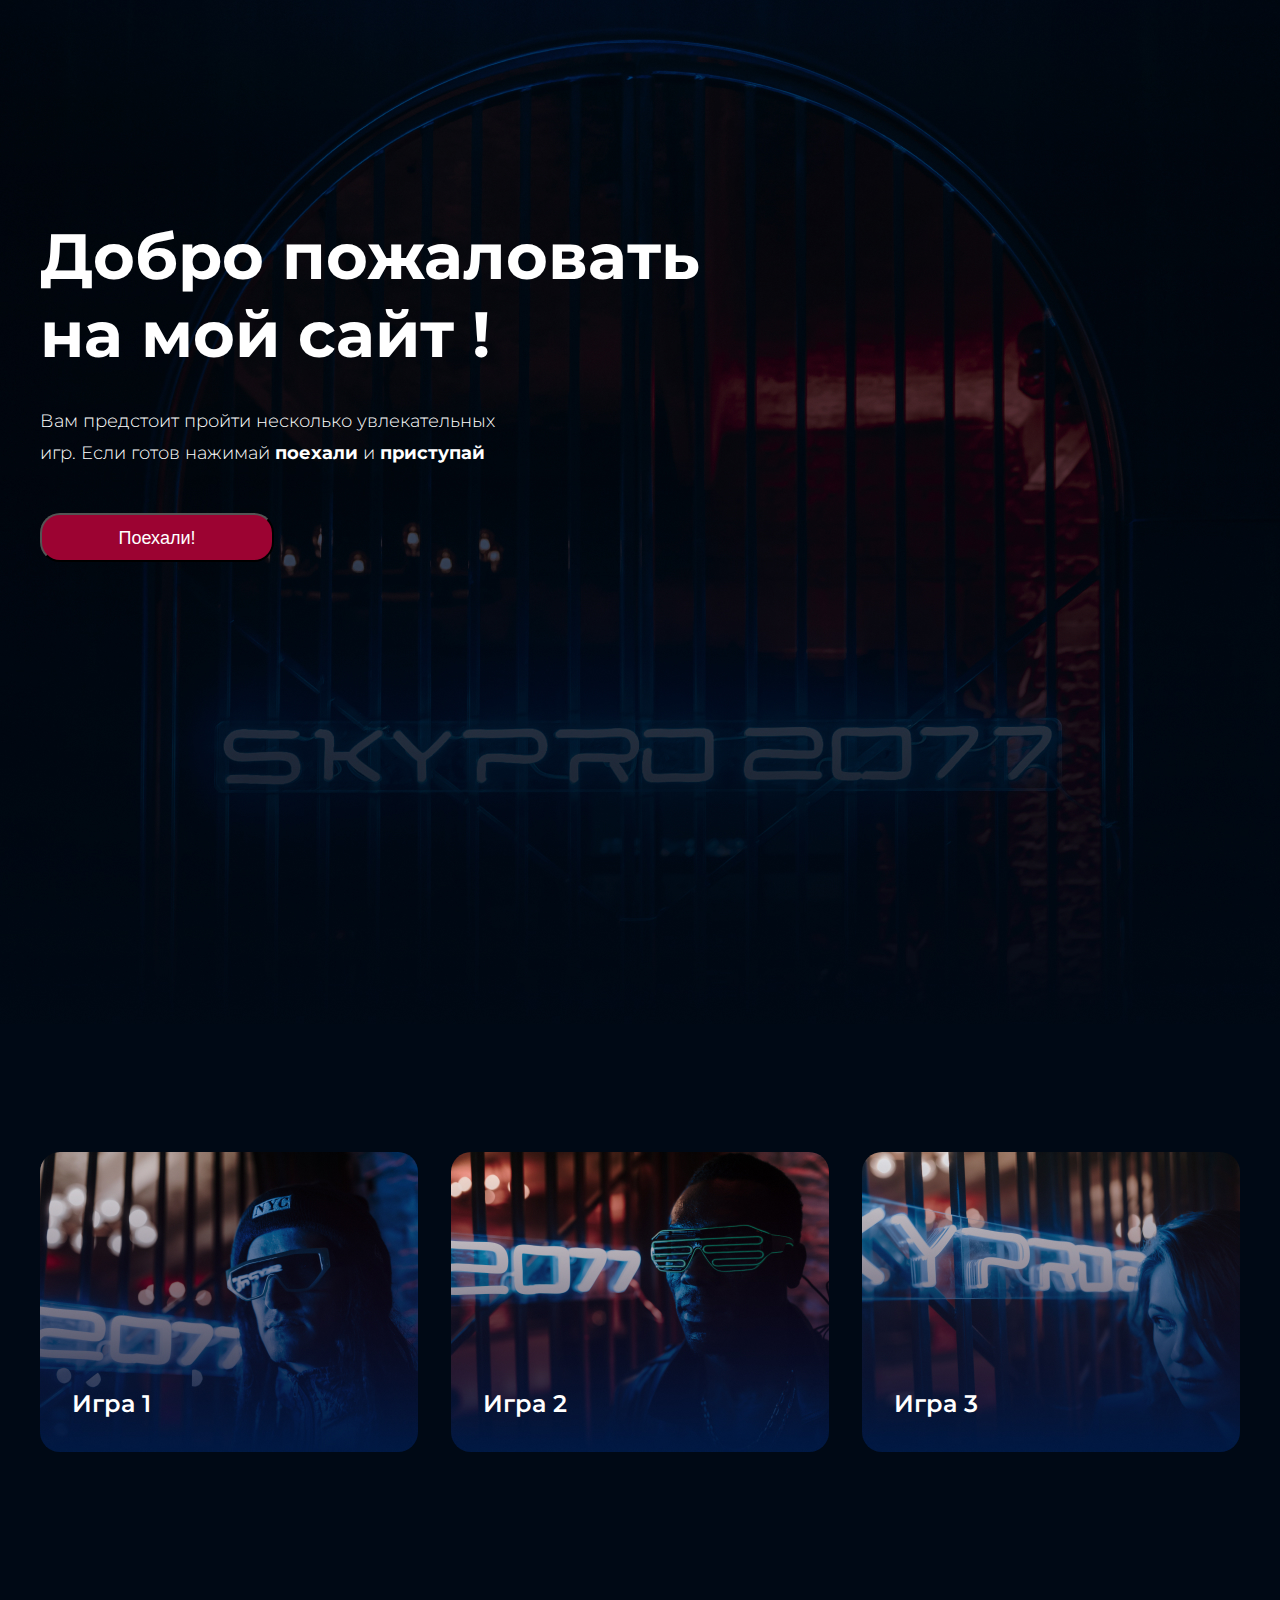
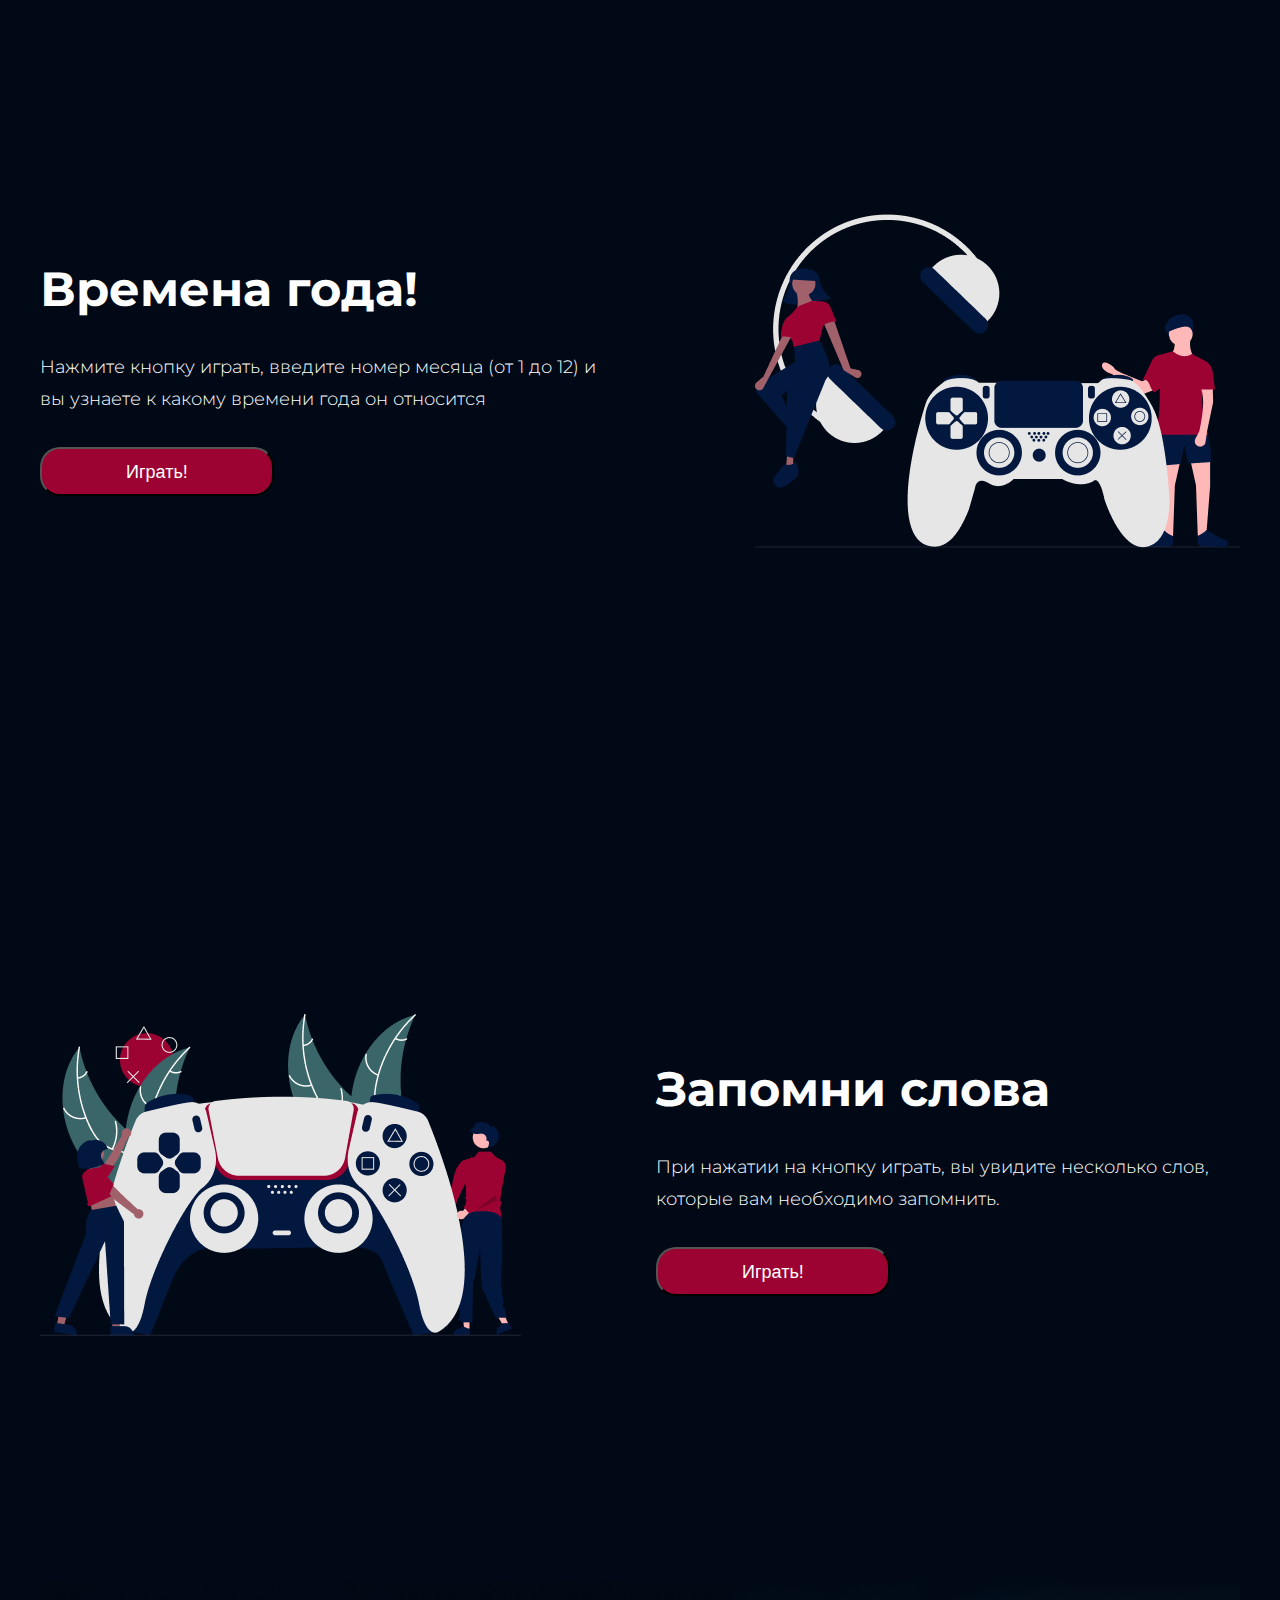
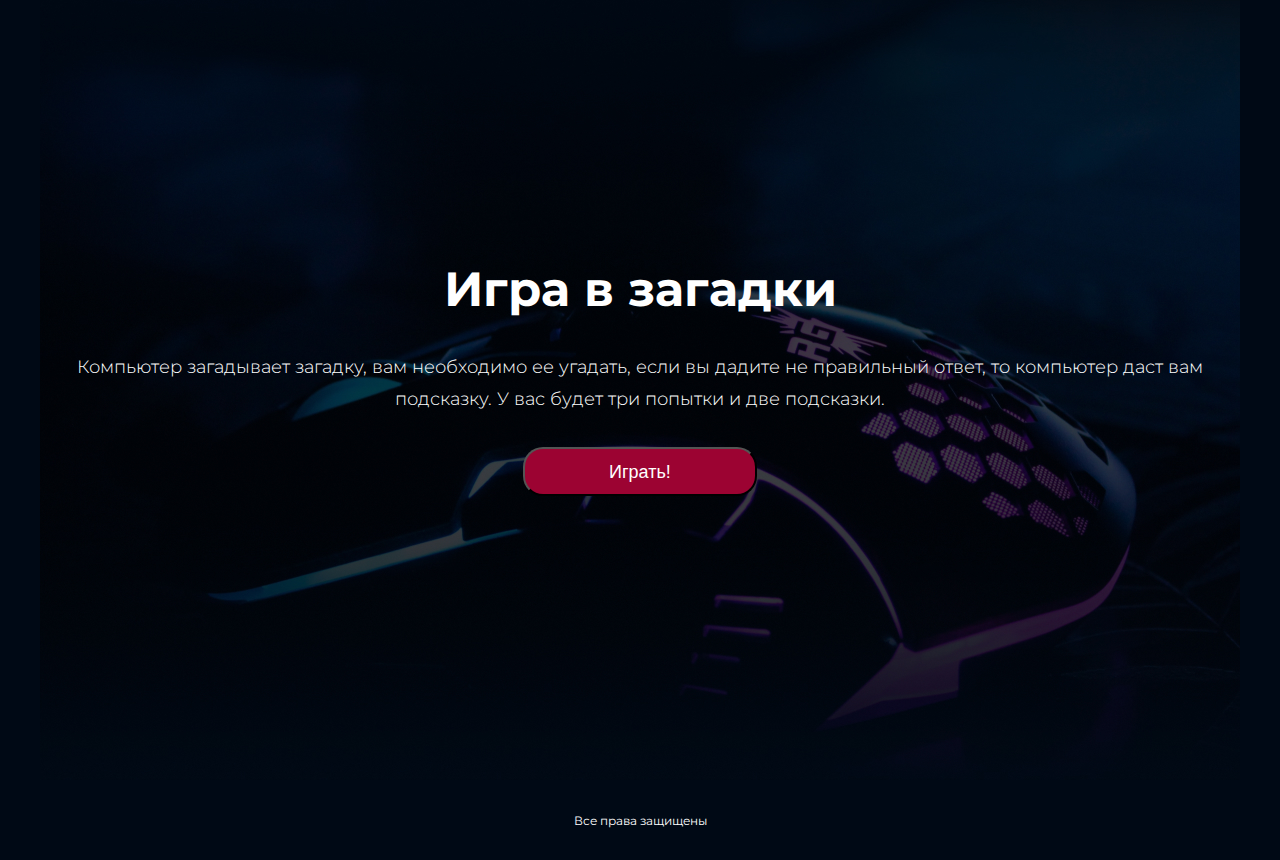
<file: index.html>
<!DOCTYPE html>
<html lang="en">
<head>
    <meta charset="UTF-8">
    <meta http-equiv="X-UA-Compatible" content="IE=edge">
    <meta name="viewport" content="width=device-width, initial-scale=1.0">
    <title>Homework 5</title>
    <link rel="preconnect" href="https://fonts.googleapis.com">
	<link rel="preconnect" href="https://fonts.gstatic.com" crossorigin>
	<link href="https://fonts.googleapis.com/css2?family=Montserrat:wght@400;500;600&display=swap" rel="stylesheet">
    <link rel="stylesheet" href="styles/style.css">
    <script src="scripts/script.js"></script>
</head>
<body>
    <header class="header header__content center">
        <h1 class="header__title">Добро пожаловать<br>на мой сайт !</h1>
        <div class="header__text">Вам предстоит пройти несколько увлекательных игр. Если готов нажимай <span class="header__span">поехали</span> и <span class="header__span">приступай</span></div>
        <button class="header__button button"> Поехали!</button>
    </header>  
    <main class="main center">
        <div class="main__nav">
            <div class="nav__item nav__item1">Игра 1</div>
            <div class="nav__item nav__item2">Игра 2</div>
            <div class="nav__item nav__item3">Игра 3</div>
        </div>
        <div class="main__game1">
            <div class="game1__content">
                <div class="game1__title">Времена года!</div>
                <div class="game1__text">Нажмите кнопку играть, введите номер месяца (от 1 до 12) и вы узнаете к какому времени года он относится</div>
                <button class="game1__button button" onclick="startGame1();">Играть!</button>
            </div>
            <div class="game1__imgbox">
                <img class="game1__imagebig" src="img/firstGameBig.png" alt="Первая игра">
                <img class="game1__imagesmall" src="img/firstGameSmall.png" alt="Первая игра">
            </div>
        </div>
        <div class="main__game2">
            <div class="game2__content">
                <div class="game2__title">Запомни слова </div>
                <div class="game2__text">При нажатии на кнопку играть, вы увидите несколько слов, которые вам необходимо запомнить.</div>
                <button class="game2__button button">Играть!</button>
            </div>
            <div class="game2__imgbox">
                <img class="game2__imagebig" src="img/secondGameBig.png" alt="Вторая игра">
                <img class="game2__imagesmall" src="img/secondGameSmall.png" alt="Вторая игра">
            </div>
        </div>
        <div class="main__game3">
            <div class="game3__content">
                <div class="game3__title">Игра в загадки</div>
                <div class="game3__text">Компьютер загадывает загадку, вам необходимо ее угадать, если вы дадите не правильный ответ, то компьютер даст вам подсказку. У вас будет три попытки и две подсказки.</div>
                <button class="game3__button button">Играть!</button>
            </div>
        </div>
    </main>  
    <footer class="footer center">
        Все права защищены
    </footer>    
</body>
</html>
</file>
<file: styles/style.css>
* {
  margin: 0;
  padding: 0;
}

body {
  font-family: "Montserrat", sans-serif;
  font-style: normal;
  background-color: #000915;
}

.center {
  padding-left: calc(50% - 600px);
  padding-right: calc(50% - 600px);
}

.header {
  height: 1024px;
  background-image: url(../img/bcg-header.jpg);
  background-repeat: no-repeat;
  background-position: center;
  background-size: cover;
}
.header__title {
  font-weight: 700;
  font-size: 64px;
  line-height: 78px;
  color: #FFFFFF;
  padding-top: 217px;
}
.header__text {
  font-weight: 300;
  font-size: 18px;
  line-height: 32px;
  color: #FFFFFF;
  max-width: 481px;
  padding-top: 32px;
}
.header__span {
  font-weight: 700;
}
.header__button {
  margin-top: 44px;
}

.button {
  width: 234px;
  height: 49px;
  border-radius: 20px;
  background-color: #9C0332;
  font-weight: 400;
  font-size: 18px;
  line-height: 22px;
  color: #FFFFFF;
  align-items: center;
}
.button:hover {
  background-color: #EB443F;
}

.main {
  box-sizing: border-box;
}
.main__nav {
  display: flex;
  -moz-column-gap: 32px;
       column-gap: 32px;
  row-gap: 33px;
  justify-content: space-between;
  flex-wrap: wrap;
  padding-top: 128px;
  padding-bottom: 128px;
}
.main__game1, .main__game2, .main__game3 {
  display: flex;
  height: 800px;
  justify-content: space-between;
}
.main__game3 {
  background-image: url(..//img/bcg-game3.jpg);
  display: flex;
  justify-content: center;
}

.nav__item {
  box-sizing: border-box;
  height: 300px;
  width: 378px;
  border-radius: 20px;
  font-weight: 600;
  font-size: 24px;
  line-height: 32px;
  color: #FFFFFF;
  padding-left: 32px;
  padding-top: 236px;
  background-color: #FFFFFF;
}
.nav__item:hover {
  border: 3px solid #44D2FF;
}
.nav__item1 {
  background-image: url(../img/game1.jpg);
}
.nav__item2 {
  background-image: url(../img/game2.jpg);
}
.nav__item3 {
  background-image: url(../img/game3.jpg);
}

.game1__title, .game2__title, .game3__title {
  font-weight: 700;
  font-size: 48px;
  line-height: 59px;
  color: #FFFFFF;
  padding-top: 280px;
}
.game1__text, .game2__text, .game3__text {
  font-weight: 300;
  font-size: 18px;
  line-height: 32px;
  color: #FFFFFF;
  max-width: 584px;
  padding-top: 32px;
}
.game1__button, .game2__button, .game3__button {
  margin-top: 32px;
}
.game1__imagebig, .game2__imagebig, .game3__imagebig {
  padding-top: 234px;
}
.game1__imagesmall, .game2__imagesmall, .game3__imagesmall {
  display: none;
}

.game2__content {
  order: 1;
}

.game3__content {
  display: flex;
  flex-direction: column;
  align-items: center;
}
.game3__text {
  max-width: 1200px;
  text-align: center;
}

.footer {
  display: flex;
  height: 80px;
  font-weight: 400;
  font-size: 12px;
  line-height: 15px;
  align-items: center;
  justify-content: center;
  color: #FFFFFF;
}

@media (max-width: 1199px) {
  .main__nav {
    display: flex;
    align-items: center;
    justify-content: space-around;
  }
  .main__game1, .main__game2 {
    flex-direction: column;
    height: 1000px;
  }
  .header__content {
    display: flex;
    flex-direction: column;
    align-items: center;
  }
  .header__title {
    text-align: center;
  }
  .header__text {
    text-align: center;
  }
  .game1__content, .game2__content, .game3__content {
    display: flex;
    flex-direction: column;
    align-items: center;
    order: 0;
  }
  .game1__title, .game2__title, .game3__title {
    text-align: center;
  }
  .game1__text, .game2__text, .game3__text {
    text-align: center;
  }
  .game1__imgbox, .game2__imgbox, .game3__imgbox {
    display: flex;
    justify-content: center;
  }
}
@media (max-width: 650px) {
  .header__title {
    font-size: 44px;
  }
  .center {
    padding-left: 16px;
    padding-right: 16px;
  }
}
@media (max-width: 485px) {
  .header__title {
    font-size: 32px;
  }
  .main__game1, .main__game2 {
    justify-content: flex-start;
    height: 654px;
  }
  .game1__imagebig, .game2__imagebig, .game3__imagebig {
    display: none;
  }
  .game1__imagesmall, .game2__imagesmall, .game3__imagesmall {
    display: block;
    padding-top: 42px;
  }
  .game1__title, .game2__title, .game3__title {
    font-weight: 700;
    font-size: 32px;
    line-height: 39px;
    color: #FFFFFF;
    padding-top: 51px;
  }
  .game1__text, .game2__text, .game3__text {
    font-weight: 300;
    font-size: 14px;
    line-height: 22px;
    color: #FFFFFF;
    padding-top: 32px;
  }
}
@media (max-width: 375px) {
  .header {
    max-width: 375px;
    height: 735px;
    background-image: url(../img/bcg-headersmall.jpg);
  }
  .header__title {
    line-height: 39px;
    padding-top: 239px;
    text-align: center;
  }
  .header__text {
    font-size: 14px;
    line-height: 22px;
    max-width: 343px;
    padding-top: 32px;
    text-align: center;
  }
  .header__button {
    margin-top: 32px;
  }
  .nav__item {
    width: 343px;
    padding-left: 16px;
    background-repeat: no-repeat;
    background-position: center;
    background-size: cover;
    border: 0.2px solid #000315;
  }
  .nav__item1 {
    background-image: url(../img/game1small.jpg);
  }
  .nav__item2 {
    background-image: url(../img/game2small.jpg);
  }
  .nav__item3 {
    background-image: url(../img/game3small.jpg);
  }
  .main__game3 {
    background-image: url(..//img/bcg-game3small.jpg);
  }
  .game3__content {
    border-top: 1px solid #000315;
  }
}/*# sourceMappingURL=style.css.map */
</file>
